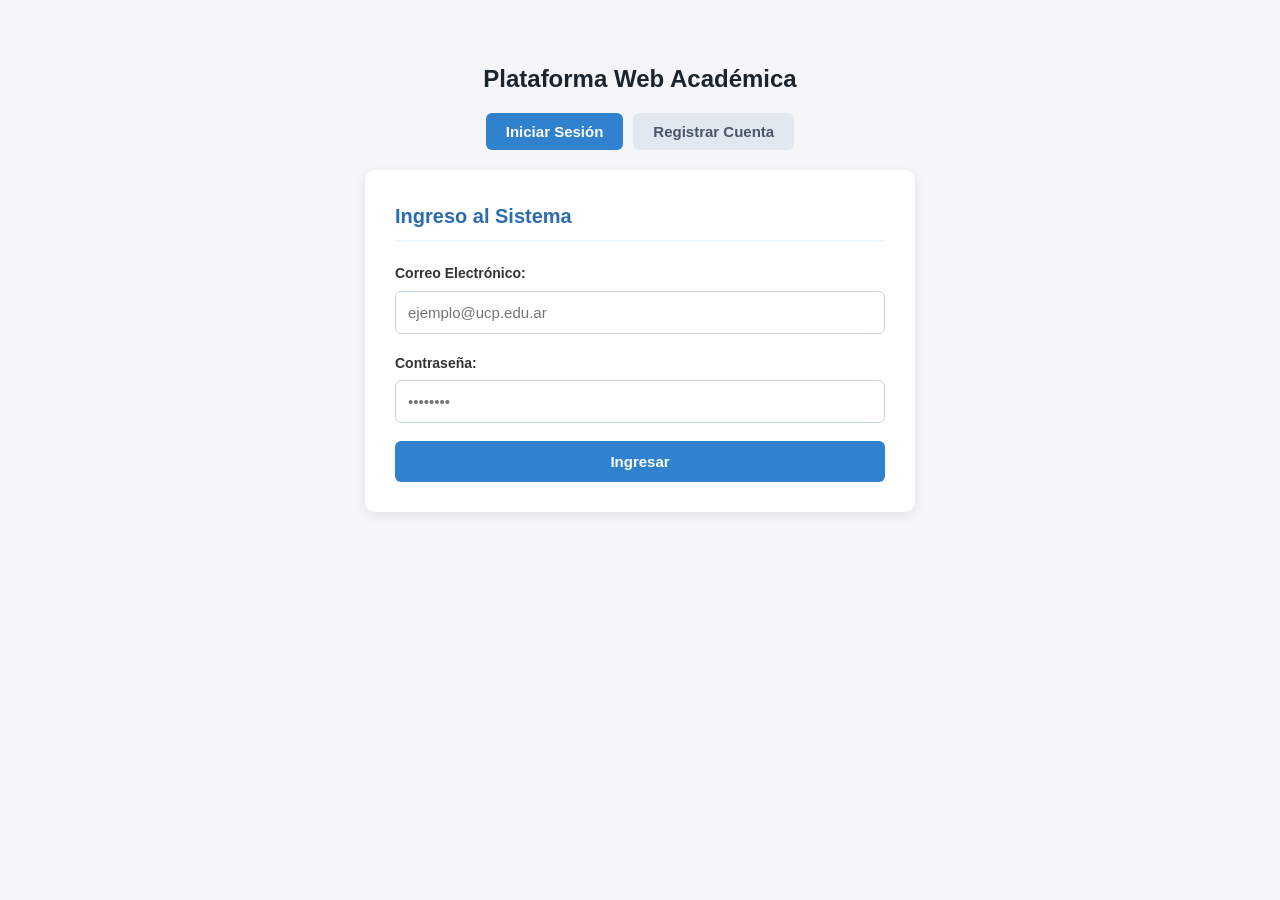
<file: aa23/index.html>
<!DOCTYPE html>
<html lang="es">
<head>
    <meta charset="UTF-8">
    <meta name="viewport" content="width=device-width, initial-scale=1.0">
    <title>Sistema de Autenticación y Gestión de Usuarios - REST API</title>
    <link rel="stylesheet" href="css/styles.css">
</head>
<body>

    <div class="container">
        <!-- HEADER PÚBLICO CON NAVEGACIÓN POR PESTAÑAS -->
        <header id="main-header">
            <h1>Plataforma Web Académica</h1>
            <nav id="nav-publico" class="nav-tabs">
                <button id="tab-login" class="btn-tab active">Iniciar Sesión</button>
                <button id="tab-registro" class="btn-tab">Registrar Cuenta</button>
            </nav>
        </header>

        <!-- SECCIÓN 1: VISTA DE LOGIN -->
        <section id="vista-login" class="card-view">
            <h2>Ingreso al Sistema</h2>
            <div id="msg-login" class="mensaje-box"></div>

            <form id="form-login" autocomplete="on">
                <div class="form-group">
                    <label for="login-email">Correo Electrónico:</label>
                    <input
                        type="email"
                        id="login-email"
                        name="email"
                        placeholder="ejemplo@ucp.edu.ar"
                        autocomplete="username"
                        required>
                </div>

                <div class="form-group">
                    <label for="login-pass">Contraseña:</label>
                    <input
                        type="password"
                        id="login-pass"
                        name="password"
                        placeholder="••••••••"
                        autocomplete="current-password"
                        required>
                </div>

                <button type="submit" class="btn-primary">Ingresar</button>
            </form>
        </section>

        <!-- SECCIÓN 2: VISTA DE REGISTRO DE USUARIOS -->
        <section id="vista-registro" class="card-view oculto">
            <h2>Alta de Nuevo Usuario</h2>
            <div id="msg-registro" class="mensaje-box"></div>

            <form id="form-registro" autocomplete="on">
                <div class="form-group">
                    <label for="reg-nombre">Nombre Completo:</label>
                    <input
                        type="text"
                        id="reg-nombre"
                        name="nombre"
                        placeholder="Juan Pérez"
                        maxlength="100"
                        autocomplete="name"
                        required>
                </div>

                <div class="form-group">
                    <label for="reg-email">Correo Electrónico:</label>
                    <input
                        type="email"
                        id="reg-email"
                        name="email"
                        placeholder="juan@ucp.edu.ar"
                        maxlength="150"
                        autocomplete="email"
                        required>
                </div>

                <div class="form-group">
                    <label for="reg-pass">Contraseña:</label>
                    <input
                        type="password"
                        id="reg-pass"
                        name="password"
                        placeholder="Mínimo 6 caracteres"
                        minlength="6"
                        autocomplete="new-password"
                        required>
                </div>

                <button type="submit" class="btn-success">Guardar Usuario</button>
            </form>
        </section>

        <!-- SECCIÓN 3: VISTA PRIVADA / PANEL PROTEGIDO -->
        <section id="vista-panel" class="card-view oculto">
            <div class="panel-header">
                <h2>Panel de Control Protegido</h2>
                <button id="btn-logout" class="btn-danger" type="button">Cerrar Sesión</button>
            </div>

            <div class="user-card">
                <h3>Bienvenido/a, <span id="user-nombre" class="highlight"></span></h3>
                <p><strong>Correo Electrónico:</strong> <span id="user-email"></span></p>
                <p><strong>Rol Asignado:</strong> <span id="user-rol" class="badge"></span></p>
                <p><strong>Estado de Sesión:</strong> <span class="status-online">● Activa (Servidor PHP)</span></p>
            </div>

            <hr class="divider">

            <!-- Acceso directo para registrar nuevos usuarios desde el panel -->
            <div class="admin-actions">
                <h3>Gestión de Usuarios</h3>
                <p>Como usuario autenticado, podés dar de alta otros usuarios en la base de datos MySQL:</p>
                <button id="btn-abrir-registro-panel" class="btn-secondary" type="button">+ Registrar Nuevo Usuario</button>
            </div>
        </section>
    </div>

    <script src="js/app.js"></script>
</body>
</html>
</file>
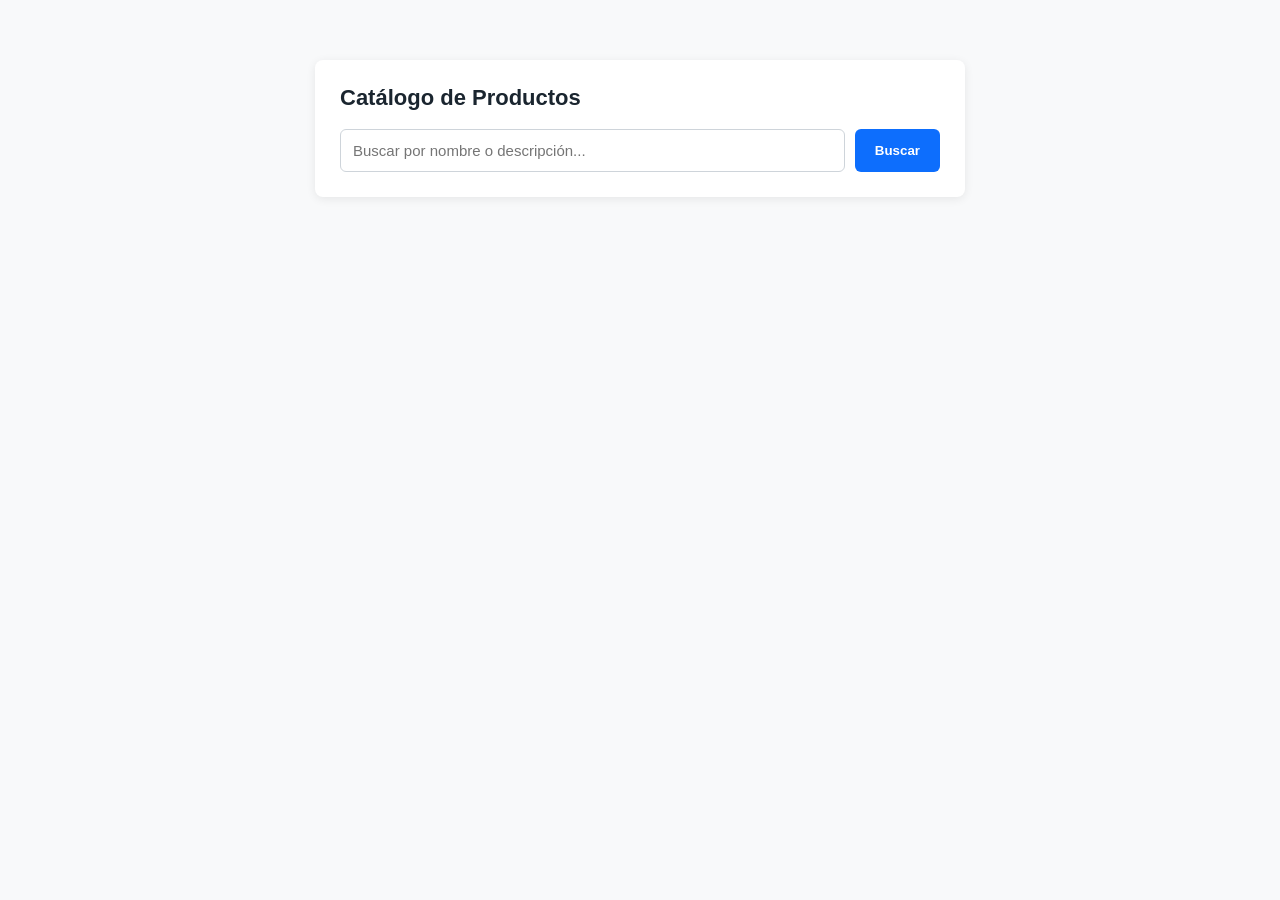
<file: buscador-vulnerable/index.html>
<!DOCTYPE html>
<html lang="es">
<head>
    <meta charset="UTF-8">
    <meta name="viewport" content="width=device-width, initial-scale=1.0">
    <title>AA 21 - Buscador Seguro con PDO</title>
    <link rel="stylesheet" href="css/styles.css">
</head>
<body>

    <div class="search-box">
        <h2>Catálogo de Productos</h2>
        
        <form id="form-buscar">
            <div class="form-group">
                <input 
                    type="text" 
                    id="input-buscar" 
                    placeholder="Buscar por nombre o descripción..." 
                    required
                >
                <button type="submit">Buscar</button>
            </div>
        </form>
    </div>

    <!-- Contenedor dinámico cargado mediante app.js -->
    <div id="resultados"></div>

    <script src="js/app.js"></script>
</body>
</html>
</file>
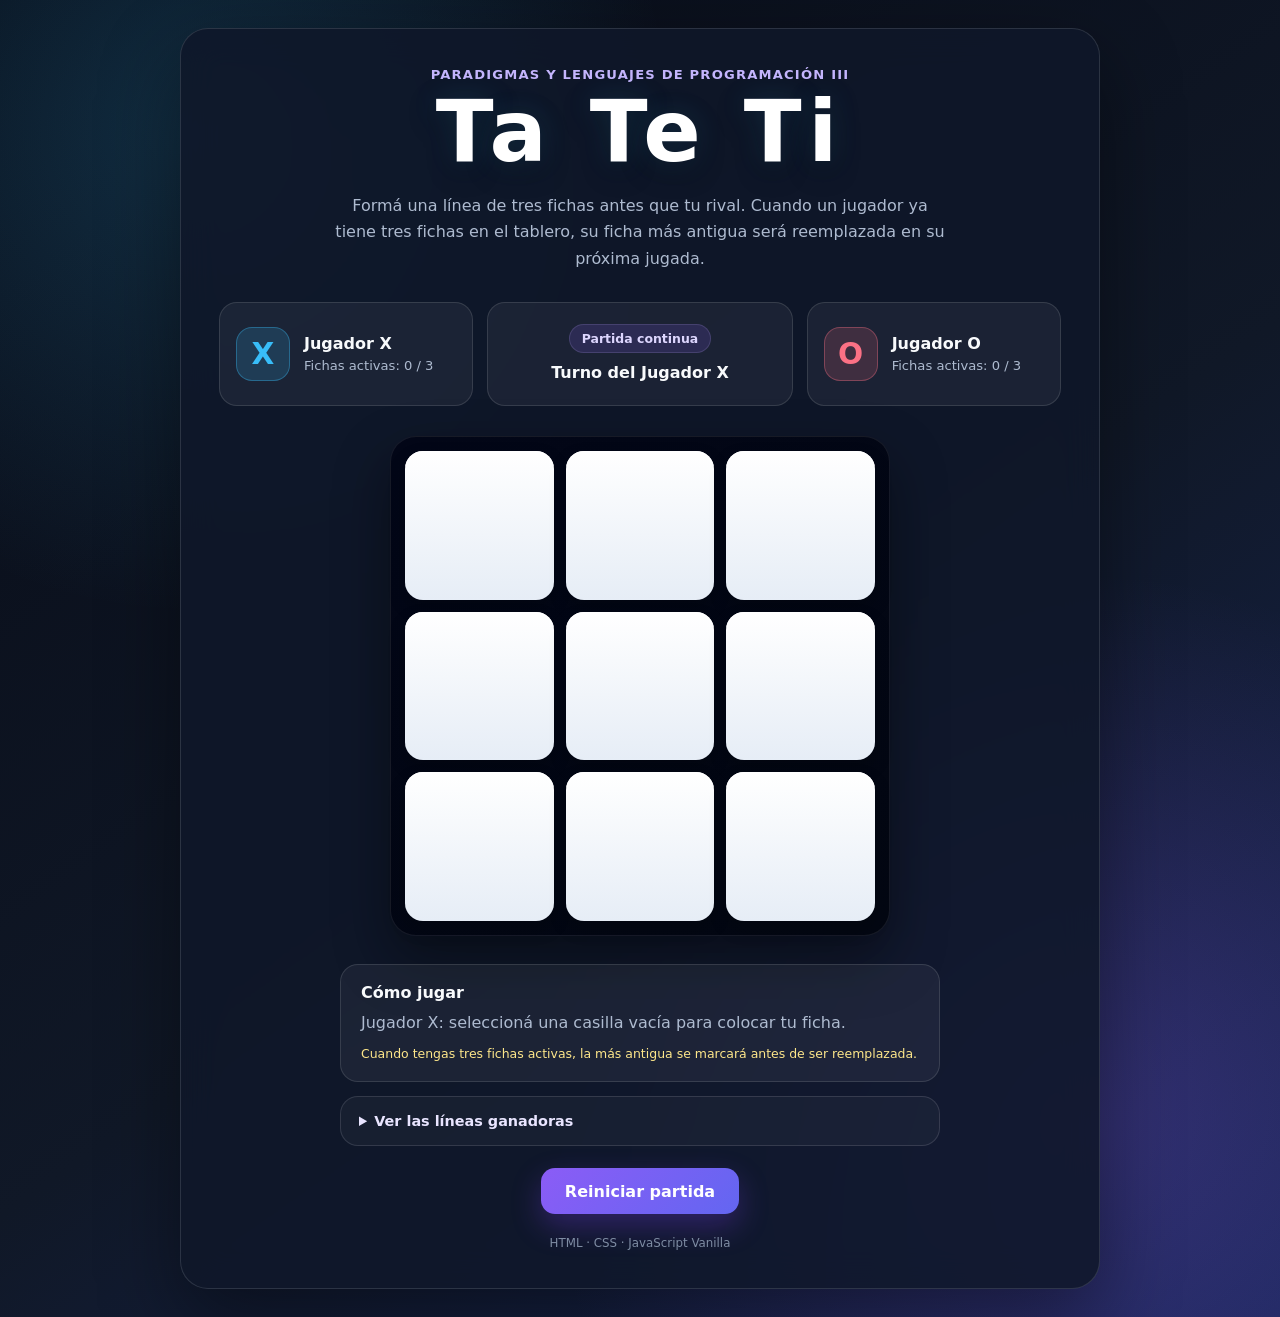
<file: Tateti/index.html>
<!DOCTYPE html>
<html lang="es">

<head>
    <!-- =========================================================
         CONFIGURACIÓN GENERAL
         ========================================================= -->

    <meta charset="UTF-8">

    <meta
        name="viewport"
        content="width=device-width, initial-scale=1.0"
    >

    <meta
        name="description"
        content="Juego de Ta Te Ti continuo desarrollado con HTML, CSS y JavaScript."
    >

    <title>Ta Te Ti | Paradigmas III</title>

    <!-- Hoja de estilos -->
    <link rel="stylesheet" href="style.css">
</head>


<body>

    <!-- =========================================================
         CONTENEDOR PRINCIPAL
         ========================================================= -->

    <main class="game" aria-labelledby="game-title">


        <!-- =====================================================
             ENCABEZADO
             ===================================================== -->

        <header class="game__header">

            <p class="game__subject">
                Paradigmas y Lenguajes de Programación III
            </p>

            <h1
                id="game-title"
                class="game__title"
            >
                Ta Te Ti
            </h1>

            <p class="game__description">
                Formá una línea de tres fichas antes que tu rival.
                Cuando un jugador ya tiene tres fichas en el tablero,
                su ficha más antigua será reemplazada en su próxima jugada.
            </p>

        </header>


        <!-- =====================================================
             PANEL DE INFORMACIÓN
             ===================================================== -->

        <section
            class="status-panel"
            aria-label="Información de la partida"
        >


            <!-- Jugador X -->

            <article class="player-card player-card--x">

                <span
                    class="player-card__symbol"
                    aria-hidden="true"
                >
                    X
                </span>

                <div class="player-card__info">

                    <h2 class="player-card__name">
                        Jugador X
                    </h2>

                    <p
                        id="pieces-x"
                        class="player-card__pieces"
                    >
                        Fichas activas: 0 / 3
                    </p>

                </div>

            </article>


            <!-- Estado central -->

            <article class="match-status">

                <span
                    id="phase"
                    class="match-status__phase"
                >
                    Partida continua
                </span>

                <p
                    id="status"
                    class="match-status__message"
                    aria-live="polite"
                >
                    Turno del Jugador X
                </p>

            </article>


            <!-- Jugador O -->

            <article class="player-card player-card--o">

                <span
                    class="player-card__symbol"
                    aria-hidden="true"
                >
                    O
                </span>

                <div class="player-card__info">

                    <h2 class="player-card__name">
                        Jugador O
                    </h2>

                    <p
                        id="pieces-o"
                        class="player-card__pieces"
                    >
                        Fichas activas: 0 / 3
                    </p>

                </div>

            </article>

        </section>


        <!-- =====================================================
             TABLERO

             Índices utilizados internamente:

                 0 | 1 | 2
                ---+---+---
                 3 | 4 | 5
                ---+---+---
                 6 | 7 | 8

             Cada botón representa una casilla.
             ===================================================== -->

        <section
            id="board"
            class="board"
            aria-label="Tablero de Ta Te Ti"
        >

            <button
                class="cell"
                type="button"
                data-index="0"
                aria-label="Casilla 1 vacía"
            ></button>

            <button
                class="cell"
                type="button"
                data-index="1"
                aria-label="Casilla 2 vacía"
            ></button>

            <button
                class="cell"
                type="button"
                data-index="2"
                aria-label="Casilla 3 vacía"
            ></button>

            <button
                class="cell"
                type="button"
                data-index="3"
                aria-label="Casilla 4 vacía"
            ></button>

            <button
                class="cell"
                type="button"
                data-index="4"
                aria-label="Casilla 5 vacía"
            ></button>

            <button
                class="cell"
                type="button"
                data-index="5"
                aria-label="Casilla 6 vacía"
            ></button>

            <button
                class="cell"
                type="button"
                data-index="6"
                aria-label="Casilla 7 vacía"
            ></button>

            <button
                class="cell"
                type="button"
                data-index="7"
                aria-label="Casilla 8 vacía"
            ></button>

            <button
                class="cell"
                type="button"
                data-index="8"
                aria-label="Casilla 9 vacía"
            ></button>

        </section>


        <!-- =====================================================
             AYUDA
             ===================================================== -->

        <section
            class="help-card"
            aria-labelledby="help-title"
        >

            <h2
                id="help-title"
                class="help-card__title"
            >
                Cómo jugar
            </h2>

            <p
                id="help"
                class="help-card__text"
            >
                Seleccioná una casilla vacía para colocar
                la ficha del Jugador X.
            </p>

            <p class="help-card__note">
                Cuando tengas tres fichas activas,
                la más antigua se marcará antes de ser reemplazada.
            </p>

        </section>


        <!-- =====================================================
             COMBINACIONES GANADORAS

             Un tablero 3 x 3 posee exactamente:
             - 3 filas
             - 3 columnas
             - 2 diagonales

             Total: 8 líneas ganadoras.
             ===================================================== -->

        <details class="winning-combinations">

            <summary class="winning-combinations__summary">
                Ver las líneas ganadoras
            </summary>


            <div class="winning-combinations__content">


                <!-- Filas -->

                <section class="winning-group">

                    <h2>Filas</h2>

                    <ol>
                        <li>
                            Superior:
                            1 - 2 - 3
                        </li>

                        <li>
                            Central:
                            4 - 5 - 6
                        </li>

                        <li>
                            Inferior:
                            7 - 8 - 9
                        </li>
                    </ol>

                </section>


                <!-- Columnas -->

                <section class="winning-group">

                    <h2>Columnas</h2>

                    <ol>
                        <li>
                            Izquierda:
                            1 - 4 - 7
                        </li>

                        <li>
                            Central:
                            2 - 5 - 8
                        </li>

                        <li>
                            Derecha:
                            3 - 6 - 9
                        </li>
                    </ol>

                </section>


                <!-- Diagonales -->

                <section class="winning-group">

                    <h2>Diagonales</h2>

                    <ol>
                        <li>
                            Principal:
                            1 - 5 - 9
                        </li>

                        <li>
                            Secundaria:
                            3 - 5 - 7
                        </li>
                    </ol>

                </section>

            </div>

        </details>


        <!-- =====================================================
             ACCIONES
             ===================================================== -->

        <div class="game__actions">

            <button
                id="restart"
                class="button button--primary"
                type="button"
            >
                Reiniciar partida
            </button>

        </div>


        <!-- =====================================================
             PIE DE PÁGINA
             ===================================================== -->

        <footer class="game__footer">

            <p>
                HTML · CSS · JavaScript Vanilla
            </p>

        </footer>


    </main>


    <!-- JavaScript cargado al final del documento -->
    <script src="app.js"></script>

</body>

</html>
</file>
<file: aa23/css/styles.css>
* {
    box-sizing: border-box;
    margin: 0;
    padding: 0;
}

body {
    font-family: 'Segoe UI', Tahoma, Geneva, Verdana, sans-serif;
    background-color: #f4f6f9;
    color: #333;
    line-height: 1.6;
    padding: 20px;
}

.container {
    max-width: 550px;
    margin: 40px auto;
}

header {
    text-align: center;
    margin-bottom: 20px;
}

header h1 {
    font-size: 24px;
    color: #1a252f;
    margin-bottom: 15px;
}

.nav-tabs {
    display: flex;
    justify-content: center;
    gap: 10px;
}

.btn-tab {
    padding: 10px 20px;
    border: none;
    background-color: #e2e8f0;
    color: #4a5568;
    font-weight: bold;
    border-radius: 6px;
    cursor: pointer;
    transition: all 0.2s ease;
}

.btn-tab.active, .btn-tab:hover {
    background-color: #3182ce;
    color: white;
}

.card-view {
    background-color: white;
    padding: 30px;
    border-radius: 10px;
    box-shadow: 0 4px 12px rgba(0, 0, 0, 0.08);
}

.card-view h2 {
    font-size: 20px;
    margin-bottom: 20px;
    color: #2b6cb0;
    border-bottom: 2px solid #ebf8ff;
    padding-bottom: 8px;
}

.form-group {
    margin-bottom: 18px;
}

.form-group label {
    display: block;
    font-weight: 600;
    margin-bottom: 6px;
    font-size: 14px;
}

.form-group input {
    width: 100%;
    padding: 12px;
    border: 1px solid #cbd5e0;
    border-radius: 6px;
    font-size: 15px;
}

.form-group input:focus {
    outline: none;
    border-color: #3182ce;
    box-shadow: 0 0 0 3px rgba(49, 130, 206, 0.2);
}

button {
    padding: 12px 20px;
    border: none;
    border-radius: 6px;
    font-size: 15px;
    font-weight: bold;
    cursor: pointer;
    transition: background-color 0.2s ease;
}

.btn-primary { background-color: #3182ce; color: white; width: 100%; }
.btn-primary:hover { background-color: #2b6cb0; }

.btn-success { background-color: #38a169; color: white; width: 100%; }
.btn-success:hover { background-color: #2f855a; }

.btn-secondary { background-color: #4a5568; color: white; }
.btn-secondary:hover { background-color: #2d3748; }

.btn-danger { background-color: #e53e3e; color: white; }
.btn-danger:hover { background-color: #c53030; }

.mensaje-box {
    padding: 12px;
    border-radius: 6px;
    font-size: 14px;
    margin-bottom: 18px;
    display: none;
}

.mensaje-box.error {
    background-color: #fff5f5;
    color: #c53030;
    border: 1px solid #feb2b2;
    display: block;
}

.mensaje-box.exito {
    background-color: #f0fff4;
    color: #276749;
    border: 1px solid #9ae6b4;
    display: block;
}

.mensaje-box.info {
    background-color: #ebf8ff;
    color: #2c5282;
    border: 1px solid #90cdf4;
    display: block;
}

.oculto { display: none !important; }

/* PANEL PROTEGIDO */
.panel-header {
    display: flex;
    justify-content: space-between;
    align-items: center;
    margin-bottom: 20px;
}

.user-card {
    background-color: #f7fafc;
    padding: 20px;
    border-radius: 8px;
    border-left: 4px solid #3182ce;
}

.highlight { color: #2b6cb0; }

.badge {
    background-color: #e2e8f0;
    padding: 4px 10px;
    border-radius: 12px;
    font-size: 13px;
    text-transform: uppercase;
}

.status-online { color: #38a169; font-weight: bold; }
.divider { margin: 25px 0; border: 0; border-top: 1px solid #e2e8f0; }
.admin-actions h3 { font-size: 16px; margin-bottom: 8px; }
.admin-actions p { font-size: 14px; color: #718096; margin-bottom: 15px; }
</file>
<file: buscador-vulnerable/css/styles.css>
body {
            font-family: 'Segoe UI', Tahoma, Geneva, Verdana, sans-serif;
            max-width: 650px;
            margin: 40px auto;
            padding: 20px;
            background-color: #f8f9fa;
            color: #333;
        }

        .search-box {
            background-color: #ffffff;
            padding: 25px;
            border-radius: 8px;
            box-shadow: 0 2px 10px rgba(0,0,0,0.08);
            margin-bottom: 20px;
        }

        .search-box h2 {
            margin-top: 0;
            color: #1a252f;
            font-size: 22px;
        }

        .form-group {
            display: flex;
            gap: 10px;
        }

        input[type="text"] {
            flex: 1;
            padding: 12px;
            border: 1px solid #ced4da;
            border-radius: 6px;
            font-size: 15px;
        }

        input[type="text"]:focus {
            outline: none;
            border-color: #0d6efd;
            box-shadow: 0 0 0 3px rgba(13, 110, 253, 0.25);
        }

        button {
            padding: 12px 20px;
            background-color: #0d6efd;
            color: white;
            border: none;
            border-radius: 6px;
            font-weight: bold;
            cursor: pointer;
            transition: background-color 0.2s;
        }

        button:hover {
            background-color: #0b5ed7;
        }

        #resultados {
            display: grid;
            grid-template-columns: repeat(auto-fill, minmax(250px, 1fr));
            gap: 15px;
            margin-top: 20px;
        }

        .card-producto {
            background-color: #ffffff;
            padding: 15px;
            border-radius: 6px;
            border-left: 4px solid #0d6efd;
            box-shadow: 0 2px 5px rgba(0,0,0,0.05);
        }

        .card-producto h4 {
            margin: 0 0 8px 0;
            color: #212529;
        }

        .card-producto p {
            margin: 0;
            color: #198754;
            font-weight: bold;
        }
</file>
<file: Tateti/style.css>
/* =========================================================
   1. VARIABLES
   ========================================================= */

:root {

    --bg-primary: #070b16;
    --bg-secondary: #101827;
    --bg-tertiary: #172554;

    --surface:
        rgba(15, 23, 42, 0.88);

    --surface-soft:
        rgba(255, 255, 255, 0.055);

    --border:
        rgba(255, 255, 255, 0.12);

    --text-primary:
        #f8fafc;

    --text-secondary:
        #aebbd0;


    /* Jugador X */

    --x-color:
        #38bdf8;

    --x-background:
        rgba(56, 189, 248, 0.16);


    /* Jugador O */

    --o-color:
        #fb7185;

    --o-background:
        rgba(251, 113, 133, 0.16);


    /* Estados */

    --winner:
        #4ade80;

    --old-piece:
        #facc15;

    --accent:
        #8b5cf6;

    --accent-hover:
        #7c3aed;


    /* Tablero */

    --board:
        #030712;

    --cell-top:
        #ffffff;

    --cell-bottom:
        #e6edf6;


    /* Bordes */

    --radius-large:
        28px;

    --radius-medium:
        18px;

    --radius-small:
        12px;


    /* Sombras */

    --shadow-large:
        0 30px 80px rgba(0, 0, 0, 0.42);

    --shadow-board:
        0 24px 55px rgba(0, 0, 0, 0.42);


    /* Animaciones */

    --transition:
        160ms ease;
}


/* =========================================================
   2. RESET
   ========================================================= */

*,
*::before,
*::after {

    box-sizing: border-box;
}


html {

    min-width: 320px;
}


body {

    margin: 0;

    min-height: 100vh;

    font-family:
        Inter,
        system-ui,
        -apple-system,
        BlinkMacSystemFont,
        "Segoe UI",
        sans-serif;

    color:
        var(--text-primary);

    background:

        radial-gradient(
            circle at 15% 10%,
            rgba(56, 189, 248, 0.18),
            transparent 30%
        ),

        radial-gradient(
            circle at 85% 85%,
            rgba(139, 92, 246, 0.25),
            transparent 35%
        ),

        linear-gradient(
            145deg,
            var(--bg-primary),
            var(--bg-secondary) 55%,
            var(--bg-tertiary)
        );

    display: grid;

    place-items: center;

    padding: 28px;
}


/* =========================================================
   3. CONTENEDOR PRINCIPAL
   ========================================================= */

.game {

    width:
        min(100%, 920px);

    padding:
        38px;

    background:
        var(--surface);

    border:
        1px solid var(--border);

    border-radius:
        var(--radius-large);

    box-shadow:
        var(--shadow-large);

    backdrop-filter:
        blur(18px);

    -webkit-backdrop-filter:
        blur(18px);
}


/* =========================================================
   4. ENCABEZADO
   ========================================================= */

.game__header {

    max-width:
        680px;

    margin:
        0 auto 30px;

    text-align:
        center;
}


.game__subject {

    margin:
        0 0 8px;

    color:
        #c4b5fd;

    font-size:
        0.82rem;

    font-weight:
        700;

    letter-spacing:
        0.09em;

    text-transform:
        uppercase;
}


.game__title {

    margin:
        0;

    color:
        #ffffff;

    font-size:
        clamp(
            3rem,
            9vw,
            5.3rem
        );

    line-height:
        1;

    letter-spacing:
        0.08em;

    text-shadow:
        0 0 28px rgba(56, 189, 248, 0.15),
        0 8px 28px rgba(0, 0, 0, 0.35);
}


.game__description {

    max-width:
        620px;

    margin:
        18px auto 0;

    color:
        var(--text-secondary);

    font-size:
        1rem;

    line-height:
        1.65;
}


/* =========================================================
   5. PANEL DE INFORMACIÓN
   ========================================================= */

.status-panel {

    display:
        grid;

    grid-template-columns:
        1fr 1.2fr 1fr;

    gap:
        14px;

    margin-bottom:
        30px;
}


.player-card,
.match-status {

    min-height:
        104px;

    padding:
        16px;

    background:
        var(--surface-soft);

    border:
        1px solid var(--border);

    border-radius:
        var(--radius-medium);
}


/* =========================================================
   6. JUGADORES
   ========================================================= */

.player-card {

    display:
        flex;

    align-items:
        center;

    gap:
        14px;
}


.player-card__symbol {

    width:
        54px;

    height:
        54px;

    flex:
        0 0 auto;

    display:
        grid;

    place-items:
        center;

    border-radius:
        16px;

    font-size:
        1.85rem;

    font-weight:
        900;
}


.player-card--x
.player-card__symbol {

    color:
        var(--x-color);

    background:
        var(--x-background);

    border:
        1px solid
        rgba(56, 189, 248, 0.35);
}


.player-card--o
.player-card__symbol {

    color:
        var(--o-color);

    background:
        var(--o-background);

    border:
        1px solid
        rgba(251, 113, 133, 0.35);
}


.player-card__name {

    margin:
        0 0 5px;

    font-size:
        1rem;
}


.player-card__pieces {

    margin:
        0;

    color:
        var(--text-secondary);

    font-size:
        0.82rem;
}


/* =========================================================
   7. ESTADO CENTRAL
   ========================================================= */

.match-status {

    display:
        flex;

    flex-direction:
        column;

    align-items:
        center;

    justify-content:
        center;

    text-align:
        center;
}


.match-status__phase {

    padding:
        6px 12px;

    background:
        rgba(139, 92, 246, 0.16);

    border:
        1px solid
        rgba(196, 181, 253, 0.16);

    border-radius:
        999px;

    color:
        #ddd6fe;

    font-size:
        0.78rem;

    font-weight:
        800;
}


.match-status__message {

    margin:
        9px 0 0;

    font-size:
        1rem;

    font-weight:
        800;

    line-height:
        1.4;
}


/* =========================================================
   8. TABLERO
   ========================================================= */

.board {

    width:
        min(100%, 500px);

    aspect-ratio:
        1 / 1;

    margin:
        0 auto;

    display:
        grid;

    grid-template-columns:
        repeat(3, 1fr);

    gap:
        12px;

    padding:
        14px;

    background:
        linear-gradient(
            145deg,
            #020617,
            var(--board)
        );

    border:
        1px solid
        rgba(255, 255, 255, 0.08);

    border-radius:
        26px;

    box-shadow:
        var(--shadow-board);
}


/* =========================================================
   9. CASILLAS
   ========================================================= */

.cell {

    position:
        relative;

    display:
        grid;

    place-items:
        center;

    padding:
        0;

    border:
        0;

    border-radius:
        18px;

    background:

        linear-gradient(
            180deg,
            var(--cell-top),
            var(--cell-bottom)
        );

    font:
        inherit;

    font-size:
        clamp(
            3.5rem,
            11vw,
            5.5rem
        );

    font-weight:
        900;

    line-height:
        1;

    cursor:
        pointer;

    box-shadow:

        inset
        0 2px 0
        rgba(255, 255, 255, 0.9),

        0 8px 18px
        rgba(0, 0, 0, 0.2);

    transition:

        transform
        var(--transition),

        box-shadow
        var(--transition),

        background
        var(--transition);
}


.cell:hover {

    transform:
        translateY(-3px);

    box-shadow:

        inset
        0 2px 0
        rgba(255, 255, 255, 0.95),

        0 14px 26px
        rgba(0, 0, 0, 0.26);
}


.cell:active {

    transform:
        scale(0.98);
}


.cell:focus-visible {

    outline:
        4px solid #c4b5fd;

    outline-offset:
        3px;
}


/* =========================================================
   10. FICHAS
   ========================================================= */

.cell--x {

    color:
        var(--x-color);

    text-shadow:
        0 0 22px
        rgba(56, 189, 248, 0.3);
}


.cell--o {

    color:
        var(--o-color);

    text-shadow:
        0 0 22px
        rgba(251, 113, 133, 0.28);
}


/* =========================================================
   11. FICHA MÁS ANTIGUA

   Esta ficha desaparecerá cuando ese jugador
   vuelva a colocar una nueva.
   ========================================================= */

.cell--oldest {

    box-shadow:

        inset
        0 0 0
        5px var(--old-piece),

        0 0 28px
        rgba(250, 204, 21, 0.25);
}


.cell--oldest::after {

    content:
        "PRÓXIMA";

    position:
        absolute;

    bottom:
        8px;

    padding:
        4px 7px;

    background:
        #facc15;

    color:
        #422006;

    border-radius:
        999px;

    font-size:
        0.55rem;

    font-weight:
        900;

    letter-spacing:
        0.04em;
}


/* =========================================================
   12. COMBINACIÓN GANADORA
   ========================================================= */

.cell--winner {

    background:

        linear-gradient(
            180deg,
            #dcfce7,
            #86efac
        );

    box-shadow:

        inset
        0 0 0
        5px var(--winner),

        0 16px 34px
        rgba(74, 222, 128, 0.28);

    animation:
        winner-pulse
        850ms
        ease-in-out
        infinite alternate;
}


@keyframes winner-pulse {

    from {

        transform:
            scale(1);
    }

    to {

        transform:
            scale(1.035);
    }
}


/* =========================================================
   13. AYUDA
   ========================================================= */

.help-card {

    max-width:
        600px;

    margin:
        28px auto 0;

    padding:
        18px 20px;

    background:
        var(--surface-soft);

    border:
        1px solid var(--border);

    border-radius:
        var(--radius-medium);
}


.help-card__title {

    margin:
        0 0 8px;

    font-size:
        1rem;
}


.help-card__text {

    margin:
        0;

    color:
        var(--text-secondary);

    line-height:
        1.6;
}


.help-card__note {

    margin:
        9px 0 0;

    color:
        #fde68a;

    font-size:
        0.78rem;

    line-height:
        1.5;
}


/* =========================================================
   14. COMBINACIONES GANADORAS
   ========================================================= */

.winning-combinations {

    max-width:
        600px;

    margin:
        14px auto 0;

    overflow:
        hidden;

    background:
        rgba(255, 255, 255, 0.035);

    border:
        1px solid var(--border);

    border-radius:
        var(--radius-medium);
}


.winning-combinations__summary {

    padding:
        16px 18px;

    color:
        #e9e5ff;

    font-size:
        0.9rem;

    font-weight:
        800;

    cursor:
        pointer;

    user-select:
        none;
}


.winning-combinations__summary:hover {

    background:
        rgba(255, 255, 255, 0.04);
}


.winning-combinations__content {

    display:
        grid;

    grid-template-columns:
        repeat(3, 1fr);

    gap:
        12px;

    padding:
        0 18px 18px;
}


.winning-group {

    padding:
        14px;

    background:
        rgba(255, 255, 255, 0.04);

    border-radius:
        var(--radius-small);
}


.winning-group h2 {

    margin:
        0 0 8px;

    font-size:
        0.88rem;
}


.winning-group ol {

    margin:
        0;

    padding-left:
        20px;

    color:
        var(--text-secondary);

    font-size:
        0.78rem;

    line-height:
        1.75;
}


/* =========================================================
   15. BOTONES
   ========================================================= */

.game__actions {

    display:
        flex;

    justify-content:
        center;

    margin-top:
        22px;
}


.button {

    min-height:
        46px;

    padding:
        0 24px;

    border:
        0;

    border-radius:
        14px;

    font:
        inherit;

    font-weight:
        800;

    cursor:
        pointer;

    transition:

        transform
        var(--transition),

        box-shadow
        var(--transition);
}


.button--primary {

    color:
        #ffffff;

    background:

        linear-gradient(
            135deg,
            var(--accent),
            #6366f1
        );

    box-shadow:

        0 12px 30px
        rgba(124, 58, 237, 0.3);
}


.button--primary:hover {

    transform:
        translateY(-2px);

    background:

        linear-gradient(
            135deg,
            var(--accent-hover),
            #4f46e5
        );
}


.button--primary:active {

    transform:
        scale(0.98);
}


/* =========================================================
   16. PIE
   ========================================================= */

.game__footer {

    margin-top:
        22px;

    text-align:
        center;
}


.game__footer p {

    margin:
        0;

    color:
        #7f8da4;

    font-size:
        0.74rem;
}


/* =========================================================
   17. RESPONSIVE
   ========================================================= */

@media (max-width: 760px) {

    body {

        display:
            block;

        padding:
            14px;
    }


    .game {

        padding:
            24px 16px;

        border-radius:
            22px;
    }


    .status-panel {

        grid-template-columns:
            1fr 1fr;
    }


    .match-status {

        grid-column:
            1 / -1;

        grid-row:
            1;
    }


    .board {

        max-width:
            460px;

        gap:
            9px;

        padding:
            10px;
    }


    .winning-combinations__content {

        grid-template-columns:
            1fr;
    }
}


@media (max-width: 480px) {

    .status-panel {

        grid-template-columns:
            1fr;
    }


    .match-status {

        grid-column:
            auto;
    }


    .game__description {

        font-size:
            0.9rem;
    }


    .board {

        gap:
            7px;

        padding:
            8px;
    }


    .cell {

        border-radius:
            13px;

        font-size:
            clamp(
                3rem,
                18vw,
                4.7rem
            );
    }
}


/* =========================================================
   18. ACCESIBILIDAD
   ========================================================= */

@media (prefers-reduced-motion: reduce) {

    *,
    *::before,
    *::after {

        animation:
            none !important;

        transition:
            none !important;
    }
}
</file>
